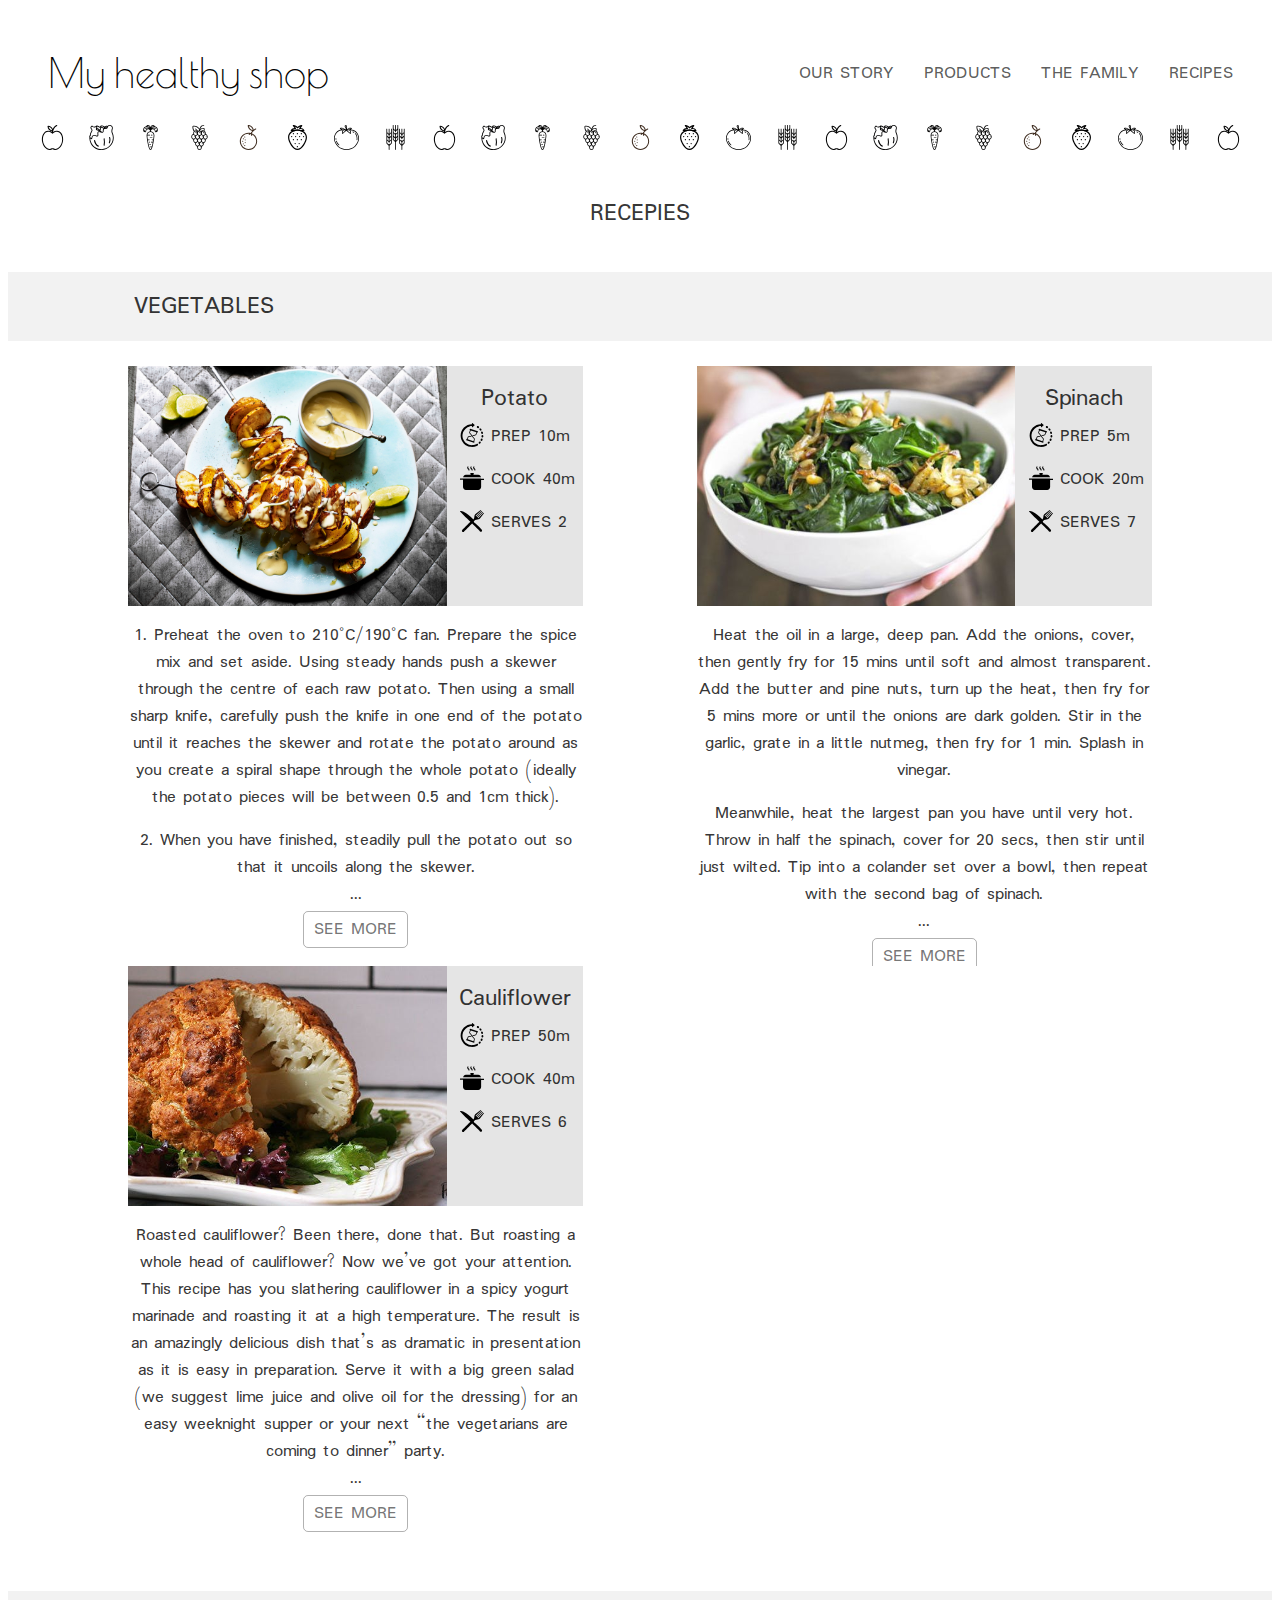
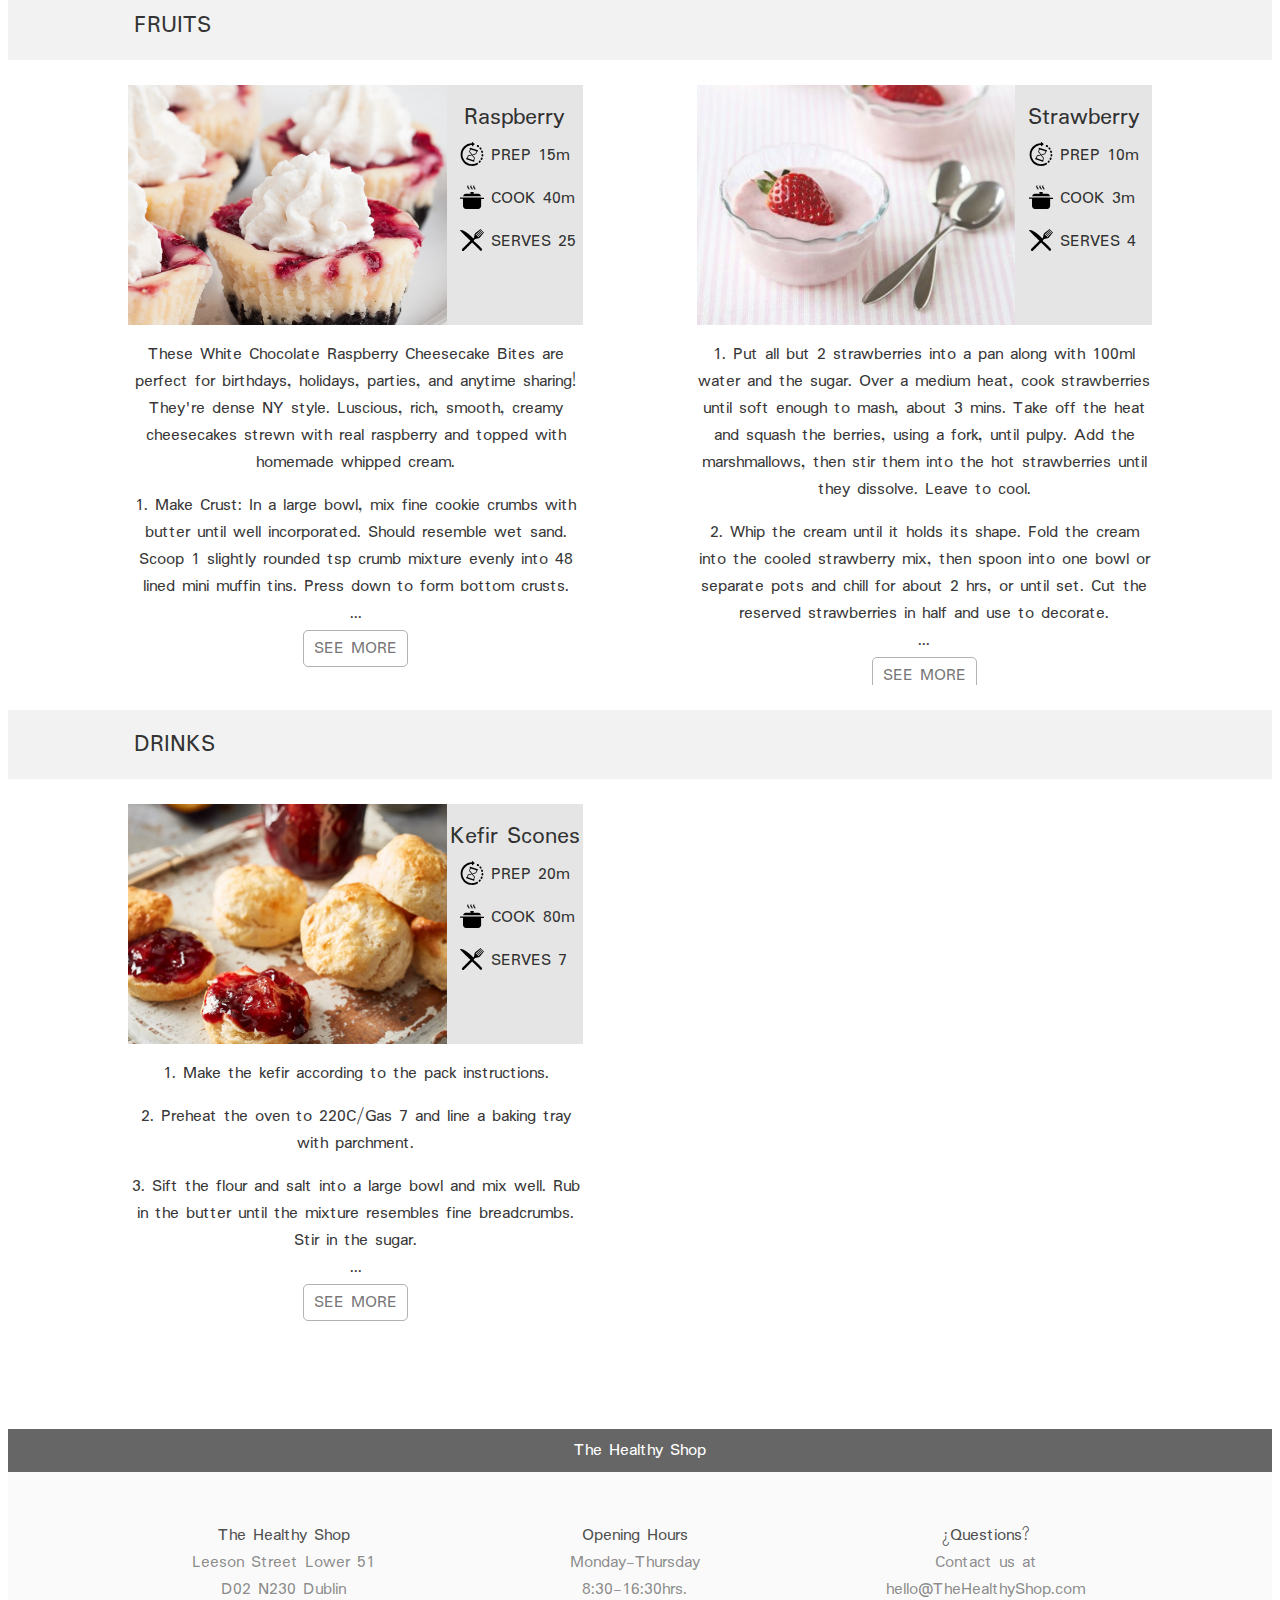
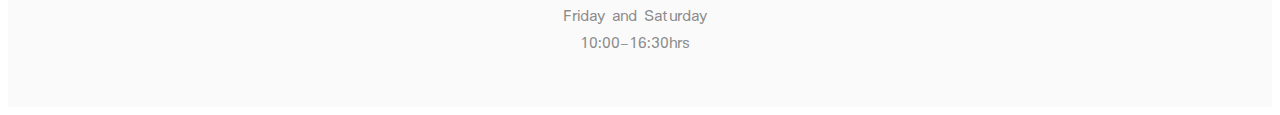
<file: pages/recepies.html>
<html lang="en">

<head>

    <title>MHS</title>
    <meta charset="UTF-8">
    <link rel="stylesheet" href="recepies.css">

    <link rel="shortcut icon" type="image/ico" href="../assets/favicon.ico">
    <link href="https://fonts.googleapis.com/css?family=Padauk:400,700" rel="stylesheet">
    <link href="https://fonts.googleapis.com/css?family=Poiret+One&amp;subset=cyrillic,latin-ext" rel="stylesheet">

</head>

<body>
    <div class="nav-band">
        <img class="img-band" src="../assets/apple.svg">
        <img class="img-band" src="../assets/cabbage.svg">
        <img class="img-band" src="../assets/carrot.svg">
        <img class="img-band" src="../assets/grapes.svg">
        <img class="img-band" src="../assets/orange.svg">
        <img class="img-band" src="../assets/strawberry.svg">
        <img class="img-band" src="../assets/tomato.svg">
        <img class="img-band" src="../assets/wheat.svg">
        <img class="img-band" src="../assets/apple.svg">
        <img class="img-band" src="../assets/cabbage.svg">
        <img class="img-band" src="../assets/carrot.svg">
        <img class="img-band" src="../assets/grapes.svg">
        <img class="img-band" src="../assets/orange.svg">
        <img class="img-band" src="../assets/strawberry.svg">
        <img class="img-band" src="../assets/tomato.svg">
        <img class="img-band" src="../assets/wheat.svg">
        <img class="img-band" src="../assets/apple.svg">
        <img class="img-band" src="../assets/cabbage.svg">
        <img class="img-band" src="../assets/carrot.svg">
        <img class="img-band" src="../assets/grapes.svg">
        <img class="img-band" src="../assets/orange.svg">
        <img class="img-band" src="../assets/strawberry.svg">
        <img class="img-band" src="../assets/tomato.svg">
        <img class="img-band" src="../assets/wheat.svg">
        <img class="img-band" src="../assets/apple.svg">
    </div>

    <div class="static-header">
        <div class="logo-parent">
            <a href="../index.html" class="logo">My healthy shop</a>
        </div>
        <nav id="nav">
            <ul>
                <li class="dropdown">
                    <a href="../index.html">OUR STORY</a>
                    <ul class="dropdown-content">
                        <li>
                            <a href="../index.html#mission">MISSION</a>
                        </li>
                        <li>
                            <a href="../index.html#values">VALUES</a>
                        </li>
                        <li>
                            <a href="../index.html#providers">PROVIDERS</a>
                        </li>
                        <li>
                            <a href="../index.html#contact">CONTACT</a>
                        </li>
                    </ul>
                </li>
                <li>
                    <a href="products.html">PRODUCTS</a>
                </li>
                <li>
                    <a href="theFamily.html">THE FAMILY</a>
                </li>
                <li>
                    <a href="recepies.html">RECIPES</a>
                </li>
            </ul>
        </nav>
    </div>

    <div class="recepies-title">
        <p>RECEPIES</p>
        <div class="recepies-subtitle">
            <p>VEGETABLES</p>
        </div>
        <div class="recepies-row row">
            <div class="recepies-column">
                <div class="recepie">
                    <div class="recepie-head">
                        <div class="recepie-img potato"></div>
                        <div class="recepie-details">
                            <p class="name">Potato</p>
                            <div class="prep">
                                <img src="../assets/prep.svg" class="recepies-icon">
                                <p>PREP 10m</p>
                            </div>
                            <div class="cook">
                                <img src="../assets/cook.svg" class="recepies-icon">
                                <p>COOK 40m</p>
                            </div>
                            <div class="serves">
                                <img src="../assets/serves.svg" class="recepies-icon">
                                <p>SERVES 2</p>
                            </div>
                        </div>
                    </div>
                    <div class="recepie-text">
                        <p>1. Preheat the oven to 210°C/190°C fan. Prepare the spice mix and set aside. Using steady hands push
                            a skewer through the centre of each raw potato. Then using a small sharp knife, carefully push
                            the knife in one end of the potato until it reaches the skewer and rotate the potato around as
                            you create a spiral shape through the whole potato (ideally the potato pieces will be between
                            0.5 and 1cm thick).</p>

                        <p>2. When you have finished, steadily pull the potato out so that it uncoils along the skewer.</p>

                        <p class="continue">...</p>
                        <a class="button-seemore" href="https://www.potato.ie/recipes/tornado-twister-potatoes-with-zingy-lime-mayonnaise/" target="_blank">SEE MORE</a>
                    </div>
                </div>
            </div>
            <div class="recepies-column">
                <div class="recepie">
                    <div class="recepie-head">
                        <div class="recepie-img spinach"></div>
                        <div class="recepie-details">
                            <p class="name">Spinach</p>
                            <div class="prep">
                                <img src="../assets/prep.svg" class="recepies-icon">
                                <p>PREP 5m</p>
                            </div>
                            <div class="cook">
                                <img src="../assets/cook.svg" class="recepies-icon">
                                <p>COOK 20m</p>
                            </div>
                            <div class="serves">
                                <img src="../assets/serves.svg" class="recepies-icon">
                                <p>SERVES 7</p>
                            </div>
                        </div>
                    </div>
                    <div class="recepie-text">
                        <p>Heat the oil in a large, deep pan. Add the onions, cover, then gently fry for 15 mins until soft
                            and almost transparent. Add the butter and pine nuts, turn up the heat, then fry for 5 mins more
                            or until the onions are dark golden. Stir in the garlic, grate in a little nutmeg, then fry for
                            1 min. Splash in vinegar.</p>

                        <p>Meanwhile, heat the largest pan you have until very hot. Throw in half the spinach, cover for 20
                            secs, then stir until just wilted. Tip into a colander set over a bowl, then repeat with the
                            second bag of spinach.</p>

                        <p class="continue">...</p>
                        <a class="button-seemore" href="https://www.bbcgoodfood.com/recipes/8820/spinach-with-onions-and-pine-nuts" target="_blank">SEE MORE</a>
                    </div>
                </div>
            </div>
            <div class="recepies-column">
                <div class="recepie">
                    <div class="recepie-head">
                        <div class="recepie-img cauliflower"></div>
                        <div class="recepie-details">
                            <p class="name">Cauliflower</p>
                            <div class="prep">
                                <img src="../assets/prep.svg" class="recepies-icon">
                                <p>PREP 50m</p>
                            </div>
                            <div class="cook">
                                <img src="../assets/cook.svg" class="recepies-icon">
                                <p>COOK 40m</p>
                            </div>
                            <div class="serves">
                                <img src="../assets/serves.svg" class="recepies-icon">
                                <p>SERVES 6</p>
                            </div>
                        </div>
                    </div>
                    <div class="recepie-text">
                        <p>Roasted cauliflower? Been there, done that. But roasting a whole head of cauliflower? Now we’ve got
                            your attention. This recipe has you slathering cauliflower in a spicy yogurt marinade and roasting
                            it at a high temperature. The result is an amazingly delicious dish that’s as dramatic in presentation
                            as it is easy in preparation. Serve it with a big green salad (we suggest lime juice and olive
                            oil for the dressing) for an easy weeknight supper or your next “the vegetarians are coming to
                            dinner” party.</p>

                        <p class="continue">...</p>
                        <a class="button-seemore" href="https://www.purewow.com/entry_detail/recipe/8821/Forget-florets--roast-the-whole-damn-cauliflower.htm"
                            target="_blank">SEE MORE</a>
                    </div>
                </div>
            </div>
        </div>
        <div class="recepies-subtitle">
            <p>FRUITS</p>
        </div>
        <div class="recepies-row row">
            <div class="recepies-column">
                <div class="recepie">
                    <div class="recepie-head">
                        <div class="recepie-img raspberry"></div>
                        <div class="recepie-details">
                            <p class="name">Raspberry</p>
                            <div class="prep">
                                <img src="../assets/prep.svg" class="recepies-icon">
                                <p>PREP 15m</p>
                            </div>
                            <div class="cook">
                                <img src="../assets/cook.svg" class="recepies-icon">
                                <p>COOK 40m</p>
                            </div>
                            <div class="serves">
                                <img src="../assets/serves.svg" class="recepies-icon">
                                <p>SERVES 25</p>
                            </div>
                        </div>
                    </div>
                    <div class="recepie-text">
                        <p>These White Chocolate Raspberry Cheesecake Bites are perfect for birthdays, holidays, parties, and
                            anytime sharing! They're dense NY style. Luscious, rich, smooth, creamy cheesecakes strewn with
                            real raspberry and topped with homemade whipped cream.</p>

                        <p>1. Make Crust: In a large bowl, mix fine cookie crumbs with butter until well incorporated. Should
                            resemble wet sand. Scoop 1 slightly rounded tsp crumb mixture evenly into 48 lined mini muffin
                            tins. Press down to form bottom crusts.</p>

                        <p class="continue">...</p>
                        <a class="button-seemore" href="http://www.chewoutloud.com/2015/02/05/white-chocolate-raspberry-cheesecake-bites/" target="_blank">SEE MORE</a>
                    </div>
                </div>
            </div>
            <div class="recepies-column">
                <div class="recepie">
                    <div class="recepie-head">
                        <div class="recepie-img strawberry"></div>
                        <div class="recepie-details">
                            <p class="name">Strawberry</p>
                            <div class="prep">
                                <img src="../assets/prep.svg" class="recepies-icon">
                                <p>PREP 10m</p>
                            </div>
                            <div class="cook">
                                <img src="../assets/cook.svg" class="recepies-icon">
                                <p>COOK 3m</p>
                            </div>
                            <div class="serves">
                                <img src="../assets/serves.svg" class="recepies-icon">
                                <p>SERVES 4</p>
                            </div>
                        </div>
                    </div>
                    <div class="recepie-text">
                        <p>1. Put all but 2 strawberries into a pan along with 100ml water and the sugar. Over a medium heat,
                            cook strawberries until soft enough to mash, about 3 mins. Take off the heat and squash the berries,
                            using a fork, until pulpy. Add the marshmallows, then stir them into the hot strawberries until
                            they dissolve. Leave to cool.</p>

                        <p>2. Whip the cream until it holds its shape. Fold the cream into the cooled strawberry mix, then spoon
                            into one bowl or separate pots and chill for about 2 hrs, or until set. Cut the reserved strawberries
                            in half and use to decorate.</p>

                        <p class="continue">...</p>
                        <a class="button-seemore" href="https://www.bbcgoodfood.com/recipes/11799/strawberry-marshmallow-mousse" target="_blank">SEE MORE</a>
                    </div>
                </div>
            </div>
        </div>
        <div class="recepies-subtitle">
            <p>DRINKS</p>
        </div>
        <div class="recepies-row row">
            <div class="recepies-column">
                <div class="recepie">
                    <div class="recepie-head">
                        <div class="recepie-img kefir"></div>
                        <div class="recepie-details">
                            <p class="name">Kefir Scones</p>
                            <div class="prep">
                                <img src="../assets/prep.svg" class="recepies-icon">
                                <p>PREP 20m</p>
                            </div>
                            <div class="cook">
                                <img src="../assets/cook.svg" class="recepies-icon">
                                <p>COOK 80m</p>
                            </div>
                            <div class="serves">
                                <img src="../assets/serves.svg" class="recepies-icon">
                                <p>SERVES 7</p>
                            </div>
                        </div>
                    </div>
                    <div class="recepie-text">
                        <p>1. Make the kefir according to the pack instructions.</p>
                        <p>2. Preheat the oven to 220C/Gas 7 and line a baking tray with parchment.</p>
                        <p>3. Sift the flour and salt into a large bowl and mix well. Rub in the butter until the mixture resembles
                            fine breadcrumbs. Stir in the sugar.</p>

                        <p class="continue">...</p>
                        <a class="button-seemore" href="https://www.lakeland.co.uk/r81080/RecipeDetails.raction" target="_blank">SEE MORE</a>
                    </div>
                </div>
            </div>
        </div>
    </div>


    <footer>
        <div class="footer-band">The Healthy Shop</div>
        <div class="statement row footerbckg">
            <div class="column">
                <p class="footer-title">The Healthy Shop</p>
                <p class="footer-subtitle">Leeson Street Lower 51</p>
                <p class="footer-subtitle">D02 N230 Dublin</p>
            </div>
            <div class="column">
                <p class="footer-title">Opening Hours</p>
                <p class="footer-subtitle">Monday-Thursday</p>
                <p class="footer-subtitle">8:30-16:30hrs.</p>
                <p class="footer-subtitle">Friday and Saturday</p>
                <p class="footer-subtitle">10:00-16:30hrs</p>
            </div>
            <div class="column">
                <p class="footer-title">¿Questions?</p>
                <p class="footer-subtitle">Contact us at</p>
                <p class="footer-subtitle">hello@TheHealthyShop.com</p>
            </div>
        </div>
    </footer>
</body>

</html>
</file>
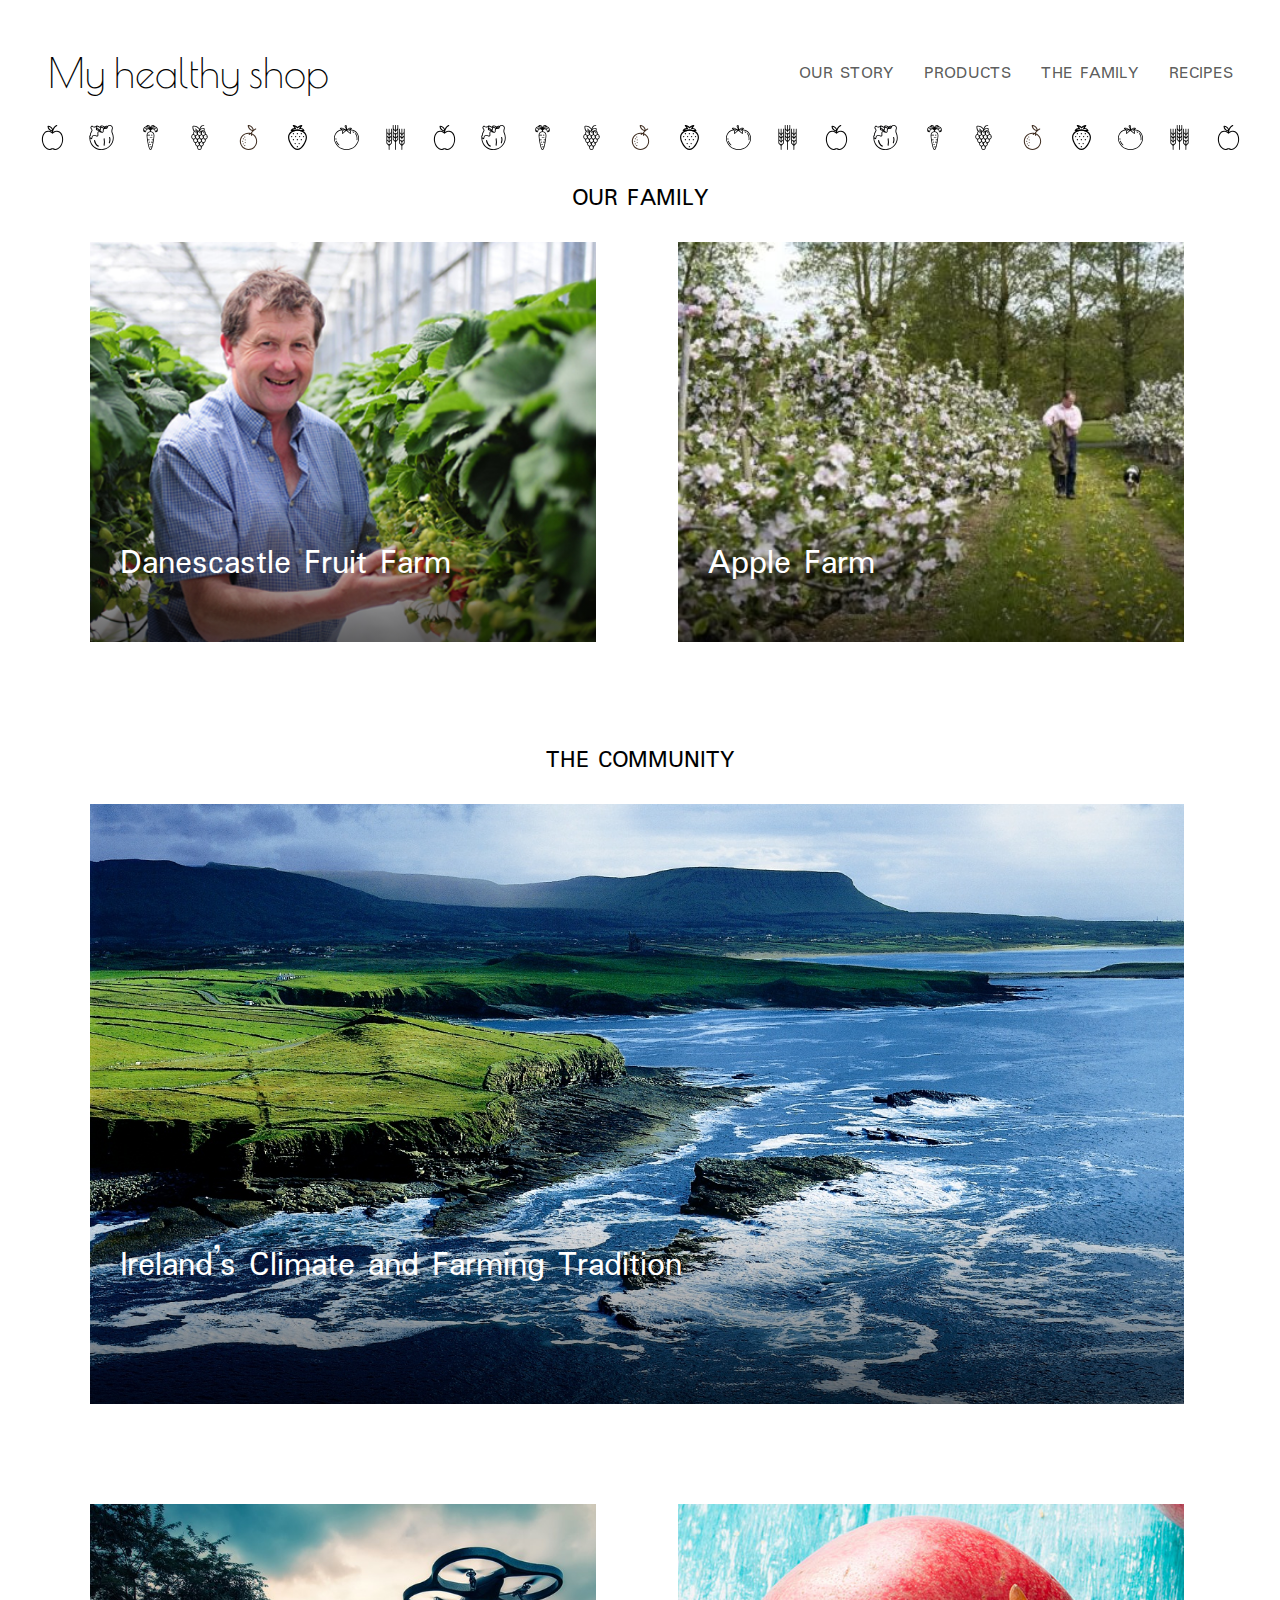
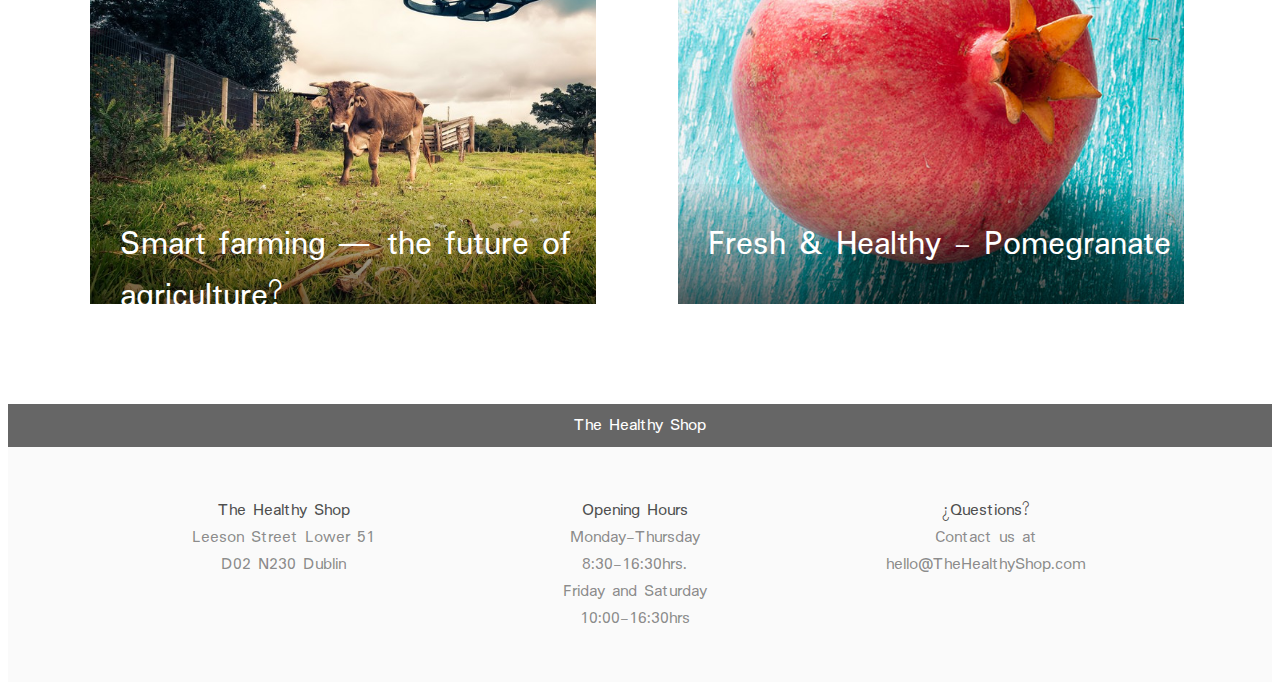
<file: pages/theFamily.html>
<!DOCTYPE HTML>
<html lang="en">

<head>

    <title>MHS</title>
    <meta charset="UTF-8">
    <link rel="stylesheet" href="theFamily.css">

    <link rel="shortcut icon" type="image/ico" href="../assets/favicon.ico">
    <link href="https://fonts.googleapis.com/css?family=Padauk:400,700" rel="stylesheet">
    <link href="https://fonts.googleapis.com/css?family=Poiret+One&amp;subset=cyrillic,latin-ext" rel="stylesheet">

</head>

<body>
    <div class="nav-band">
        <img class="img-band" src="../assets/apple.svg">
        <img class="img-band" src="../assets/cabbage.svg">
        <img class="img-band" src="../assets/carrot.svg">
        <img class="img-band" src="../assets/grapes.svg">
        <img class="img-band" src="../assets/orange.svg">
        <img class="img-band" src="../assets/strawberry.svg">
        <img class="img-band" src="../assets/tomato.svg">
        <img class="img-band" src="../assets/wheat.svg">
        <img class="img-band" src="../assets/apple.svg">
        <img class="img-band" src="../assets/cabbage.svg">
        <img class="img-band" src="../assets/carrot.svg">
        <img class="img-band" src="../assets/grapes.svg">
        <img class="img-band" src="../assets/orange.svg">
        <img class="img-band" src="../assets/strawberry.svg">
        <img class="img-band" src="../assets/tomato.svg">
        <img class="img-band" src="../assets/wheat.svg">
        <img class="img-band" src="../assets/apple.svg">
        <img class="img-band" src="../assets/cabbage.svg">
        <img class="img-band" src="../assets/carrot.svg">
        <img class="img-band" src="../assets/grapes.svg">
        <img class="img-band" src="../assets/orange.svg">
        <img class="img-band" src="../assets/strawberry.svg">
        <img class="img-band" src="../assets/tomato.svg">
        <img class="img-band" src="../assets/wheat.svg">
        <img class="img-band" src="../assets/apple.svg">
    </div>

    <div class="static-header">
        <div class="logo-parent">
            <a href="../index.html" class="logo">My healthy shop</a>
        </div>
        <nav id="nav">
            <ul>
                <li class="dropdown">
                    <a href="../index.html">OUR STORY</a>
                    <ul class="dropdown-content">
                        <li>
                            <a href="../index.html#mission">MISSION</a>
                        </li>
                        <li>
                            <a href="../index.html#values">VALUES</a>
                        </li>
                        <li>
                            <a href="../index.html#providers">PROVIDERS</a>
                        </li>
                        <li>
                            <a href="../index.html#contact">CONTACT</a>
                        </li>
                    </ul>
                </li>
                <li>
                    <a href="products.html">PRODUCTS</a>
                </li>
                <li>
                    <a href="theFamily.html">THE FAMILY</a>
                </li>
                <li>
                    <a href="recepies.html">RECIPES</a>
                </li>
            </ul>
        </nav>
    </div>

    <div class="theFamily-title">
        <p>OUR FAMILY</p>
        <div class="row">
            <div class="theFamily-articulo">
                <a class="bckg-theFamily one" href="http://www.wexfordstrawberries.ie/meet-the-growers/" target="_blank">
                    <div class="degraded">
                        <p>Danescastle Fruit Farm</p>
                    </div>
                </a>
            </div>
            <div class="theFamily-articulo">
                <a class="bckg-theFamily two" href="https://www.irishtimes.com/business/agribusiness-and-food/inside-track-q-a-cornelius-traas-the-apple-farm-cahir-co-tipperary-1.1737482"
                    target="_blank">
                    <div class="degraded">
                        <p>Apple Farm</p>
                    </div>
                </a>
            </div>
        </div>
    </div>
    <div class="theFamily-title">
        <p>THE COMMUNITY</p>
        <div class="row">
            <div class="theCommunity-articulo1">
                <a class="bckg-theCommunity1 three" href="https://www.origingreen.ie/farms/irelands-climate-and-farming-tradition/" target="_blank">
                    <div class="degraded-theCommunity">
                        <p>Ireland’s Climate and Farming Tradition</p>
                    </div>
                </a>
            </div>
        </div>
    </div>
    <div class="theFamily-title">
        <div class="row">
            <div class="theFamily-articulo">
                <a class="bckg-theFamily four" href="http://research.ie/what-we-do/loveirishresearch/blog/smart-farming-the-future-of-agriculture/"
                    target="_blank">
                    <div class="degraded">
                        <p>Smart farming — the future of agriculture?</p>
                    </div>
                </a>
            </div>
            <div class="theFamily-articulo">
                <a class="bckg-theFamily five" href="https://www.discovered.nl/en-us/Products/Exotic-fruit/Pomegranate" target="_blank">
                    <div class="degraded">
                        <p>Fresh & Healthy - Pomegranate</p>
                    </div>
                </a>
            </div>
        </div>
    </div>




    <footer>
        <div class="footer-band">The Healthy Shop</div>
        <div class="statement row footerbckg">
            <div class="column">
                <p class="footer-title">The Healthy Shop</p>
                <p class="footer-subtitle">Leeson Street Lower 51</p>
                <p class="footer-subtitle">D02 N230 Dublin</p>
            </div>
            <div class="column">
                <p class="footer-title">Opening Hours</p>
                <p class="footer-subtitle">Monday-Thursday</p>
                <p class="footer-subtitle">8:30-16:30hrs.</p>
                <p class="footer-subtitle">Friday and Saturday</p>
                <p class="footer-subtitle">10:00-16:30hrs</p>
            </div>
            <div class="column">
                <p class="footer-title">¿Questions?</p>
                <p class="footer-subtitle">Contact us at</p>
                <p class="footer-subtitle">hello@TheHealthyShop.com</p>
            </div>
        </div>
    </footer>
</body>

</html>
</file>
<file: pages/recepies.css>
/*Estilos Generales*/

a {
    text-decoration: none;
}

.statement {
    padding: 50px 100px;
    font-family: 'padauk';
    font-size: 18px;
}

.statement p {
    margin: 0;
}

.dropdown {
    position: relative;
    display: inline-block;
}

.dropdown-content {
    display: none;
    position: absolute;
    background-color: rgba(255, 255, 255, 0.85);
    min-width: 160px;
    box-shadow: 0px 8px 16px 0px rgba(0, 0, 0, 0.2);
    padding: 12px 16px;
    z-index: 3;
    -webkit-transition: all 0.5s ease;
    -moz-transition: all 0.5s ease;
    transition: all 0.5s ease;
}

.dropdown:hover .dropdown-content {
    display: block;
}

ul li a {
    color: rgba(0, 0, 0, 0.65);
}

ul li a:hover {
    color: rgba(0, 0, 0, 0.87);
}

/*Estilos de Body*/

.static-header {
    position: fixed;
    top: 0;
    z-index: 10;
    background-color: white;
    width: 100%;
}

.static-header .logo-parent {
    float: left;
    margin: 50px 0 20px 40px;
}

.static-header .logo-parent a {
    font-family: 'Poiret One';
    color: black;
    font-size: 40px;
}

#nav {
    float: right;
    margin: 50px 40px 20px 0px;
}

#nav ul {
    font-family: 'padauk';
    list-style-type: none;
    margin: 0;
    padding: 0;
}

#nav ul li {
    float: left;
    margin: 10px;
    font-size: 18px;
    padding: 0 5px;
}

.nav-band {
    height: 25px;
    text-align: center;
    overflow: hidden;
    margin-top: 120px;
    padding: 5px 0;
}

.img-band {
    height: 100%;
    padding: 0 10px;
}

.recepies-title {
    position: relative;
    width: 100%;
    text-align: center;
    font-size: 25px;
    font-family: 'padauk';
    background-color: white;
}

.recepies-title p {
    margin: 0;
    padding: 40px 0;
    color: rgba(0, 0, 0, 0.80);
}

.recepies-title .recepies-subtitle {
    text-align: left;
    padding-left: 10%;
    background-color: rgba(0, 0, 0, 0.05);
}

.recepies-title .recepies-subtitle p {
    padding: 16px 0;
}

.recepies-row {
    margin: 25px 5%;
}

.recepies-column {
    float: left;
    width: 40%;
    height: 600px;
    padding: 0 5%;
}

.recepie {
    text-align: center;
    height: 100%;
}

.recepie-head {
    height: 40%;
}

.recepie-img {
    width: 70%;
    height: 100%;
    float: left;
    background-size: cover;
    background-position: center;
}

.recepie-img.potato {
    background-image: url(../assets/tornado_potatoesl.jpg);
}

.recepie-img.spinach {
    background-image: url(../assets/recipe-image-spinach.jpg);
}

.recepie-img.cauliflower {
    background-image: url(../assets/roasted_cauliflower_recipe.jpg);
}

.recepie-img.raspberry {
    background-image: url(../assets/whiterasp-cheesekcake.jpg);
}

.recepie-img.strawberry {
    background-image: url(../assets/recipe-strawberry.jpg);
}

.recepie-img.kefir {
    background-image: url(../assets/kefir-scones.jpeg);
}

.recepie-details {
    width: 30%;
    height: 100%;
    float: left;
    background-color: rgba(0, 0, 0, 0.1);
}

.recepie-details .name {
    padding: 0 0 0 0;
    margin-top: 10%;
}

.recepie-text {
    height: 60%;
    width: 100%;
    overflow: hidden;
    font-size: 18px;
}

.origin {
    font-family: 'padauk';
    font-size: 18px;
    color: rgba(0, 0, 0, 0.54) !important;
    padding: 0 !important;
}

.prep {
    font-family: 'padauk';
    font-size: 18px;
    color: rgba(0, 0, 0, 0.80) !important;
    text-align: left;
    margin-top: 5%;
}

.cook {
    font-family: 'padauk';
    font-size: 18px;
    color: rgba(0, 0, 0, 0.54) !important;
    text-align: left;
    padding: 16px 0 0 0;
}

.serves {
    font-family: 'padauk';
    font-size: 18px;
    color: rgba(0, 0, 0, 0.54) !important;
    text-align: left;
    padding: 16px 0 0 0;
}

.prep img {
    width: 24px;
    height: auto;
    float: left;
    margin: 0 5% 0 10%;
}

.cook img {
    width: 24px;
    height: auto;
    float: left;
    margin: 0 5% 0 10%;
}

.serves img {
    width: 24px;
    height: auto;
    float: left;
    margin: 0 5% 0 10%;
}

.column {
    float: left;
    width: 33%;
}

.prep p {
    padding: 0 0 0 20px;
}

.cook p {
    padding: 0 0 0 20px;
}

.serves p {
    padding: 0 0 0 20px;
}

.recepie-text p {
    padding: 16px 0 0 0;
}

.recepie-text .continue {
    padding: 0 0 8px 0 !important;
}

.recepie-text a {
    color: rgba(0, 0, 0, 0.54);
    border: 1px solid rgba(0, 0, 0, 0.3);
    border-radius: 5px;
    padding: 4px 10px;
}

.recepie-text a:hover {
    color: rgba(0, 0, 0, 0.8);
    border: 1px solid rgba(0, 0, 0, 0.6);
}

.column {
    float: left;
    width: 33%;
}

/* Clear floats after the columns */

.row:after {
    content: "";
    display: table;
    clear: both;
}

/*Footer*/

.footer-band {
    background-color: rgba(0, 0, 0, 0.60);
    color: white;
    text-align: center;
    font-size: 18px;
    font-family: 'padauk';
    padding: 8px 0;
}

.footerbckg {
    background-color: rgba(0, 0, 0, 0.02);
    text-align: center;
}

.footer-title {
    color: rgba(0, 0, 0, 0.70);
}

.footer-subtitle {
    color: rgba(0, 0, 0, 0.45);
}
</file>
<file: pages/theFamily.css>
/*Estilos Generales*/

    a {
        text-decoration: none;
    }

    .statement {
        padding: 50px 100px;
        font-family: 'padauk';
        font-size: 18px;
    }

    .statement p {
        margin: 0;
    }

    .dropdown {
        position: relative;
        display: inline-block;
    }

    .dropdown-content {
        display: none;
        position: absolute;
        background-color: rgba(255, 255, 255, 0.85);
        min-width: 160px;
        box-shadow: 0px 8px 16px 0px rgba(0, 0, 0, 0.2);
        padding: 12px 16px;
        z-index: 3;
        -webkit-transition: all 0.5s ease;
        -moz-transition: all 0.5s ease;
        transition: all 0.5s ease;
    }

    .dropdown:hover .dropdown-content {
        display: block;
    }

    ul li a {
        color: rgba(0, 0, 0, 0.65);
    }

    ul li a:hover {
        color: rgba(0, 0, 0, 0.87);
    }

    .origin {
        font-family: 'padauk';
        font-size: 18px;
        color: rgba(0, 0, 0, 0.54) !important;
        padding: 0 !important;
    }

    .title {
        font-family: 'padauk';
        font-size: 18px;
        color: rgba(0, 0, 0, 0.80) !important;
        padding: 0 !important;
    }

    .price {
        font-family: 'padauk';
        font-size: 18px;
        color: rgba(0, 0, 0, 0.54) !important;
        padding: 0 !important;
    }

    /*Estilos de Body*/

    .static-header {
        position: fixed;
        top: 0;
        z-index: 10;
        background-color: white;
        width: 100%;
    }

    .static-header .logo-parent {
        float: left;
        margin: 50px 0 20px 40px;
    }

    .static-header .logo-parent a {
        font-family: 'Poiret One';
        color: black;
        font-size: 40px;
    }

    #nav {
        float: right;
        margin: 50px 40px 20px 0px;
    }

    #nav ul {
        font-family: 'padauk';
        list-style-type: none;
        margin: 0;
        padding: 0;
    }

    #nav ul li {
        float: left;
        margin: 10px;
        font-size: 18px;
        padding: 0 5px;
    }

    .nav-band {
        height: 25px;
        text-align: center;
        overflow: hidden;
        margin-top: 120px;
        padding: 5px 0;
    }

    .img-band {
        height: 100%;
        padding: 0 10px;
    }

    .theFamily-title {
        position: relative;
        width: 100%;
        text-align: center;
        font-size: 25px;
        font-family: 'padauk';
        background-color: white;
        margin-bottom: 100px;
    }

    .column {
        float: left;
        width: 33%;
    }

    .theFamily-articulo {
        float: left;
        width: 40%;
        margin-left: 6.5%;
    }

    .bckg-theFamily {
        margin: 0;
        width: 100%;
        height: 400px;
        text-align: left;
        display: block;
    }

    .degraded {
        height: 30%;
        width: 40%;
        position: absolute;
        bottom: 0;
        background: linear-gradient(to top, rgba(0, 0, 0, 0.60), rgba(0, 0, 0, 0.03));
    }

    .bckg-theFamily p {
        padding-left: 30px;
        font-size: 35px;
        font-family: 'padauk';
        color: white;
    }

    .theCommunity-articulo1 {
        float: left;
        width: 86.5%;
        margin-left: 6.5%;
    }

    .bckg-theCommunity1 {
        margin: 0;
        width: 100%;
        height: 600px;
        text-align: left;
        display: block;
    }

    .bckg-theCommunity1 p {
        padding-left: 30px;
        font-size: 35px;
        font-family: 'padauk';
        color: white;
    }

    .degraded-theCommunity {
        height: 30%;
        width: 86.5%;
        position: absolute;
        bottom: 0;
        background: linear-gradient(to top, rgba(0, 0, 0, 0.60), rgba(0, 0, 0, 0.03));
    }

    .theCommunity-articulo {
        float: left;
        width: 40%;
        margin-left: 6.5%;
    }

    .one {
        background-image: url(../assets/mernagh.jpg);
        background-size: cover;
    }

    .two {
        background-image: url(../assets/appleFarms.jpg);
        background-size: cover;
    }

    .three {
        background-image: url(../assets/SEASCAPE-COASTLINE-1.jpg);
        background-size: cover;
    }

    .four {
        background-image: url(../assets/dronesInFarming.jpg);
        background-size: cover;
    }

    .five {
        background-image: url(../assets/granaatappel.jpg);
        background-size: cover;
    }

    /* Clear floats after the columns */

    .row:after {
        content: "";
        display: table;
        clear: both;
    }

    /*Footer*/

    .footer-band {
        background-color: rgba(0, 0, 0, 0.60);
        color: white;
        text-align: center;
        font-size: 18px;
        font-family: 'padauk';
        padding: 8px 0;
    }

    .footerbckg {
        background-color: rgba(0, 0, 0, 0.02);
        text-align: center;
    }

    .footer-title {
        color: rgba(0, 0, 0, 0.70);
    }

    .footer-subtitle {
        color: rgba(0, 0, 0, 0.45);
    }
</file>
